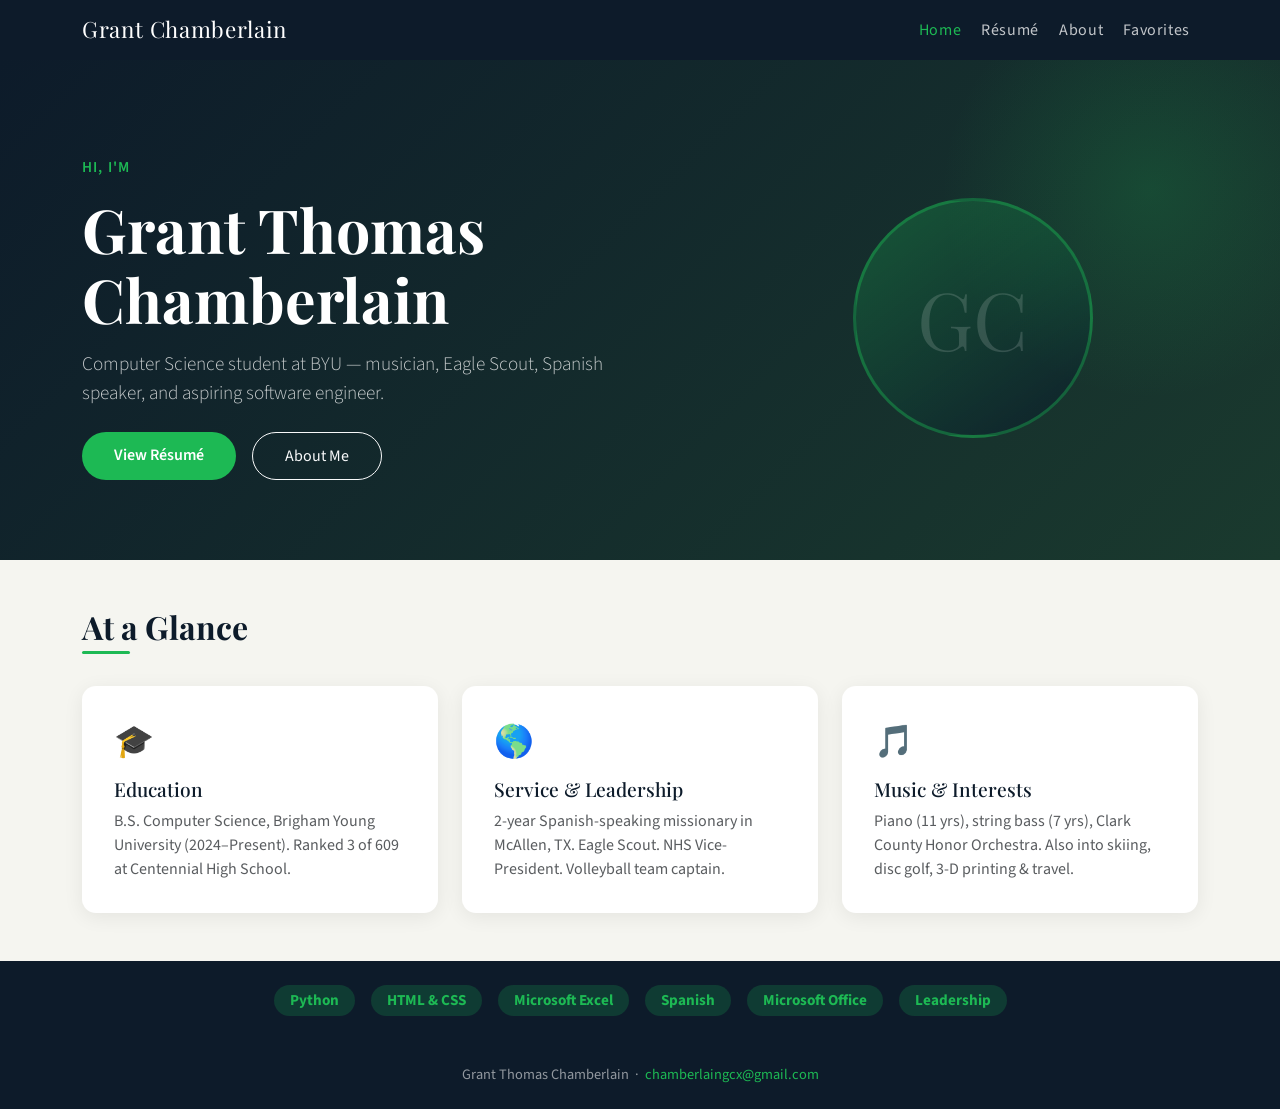
<file: index.html>
<!DOCTYPE html>
<html lang="en">
<head>
  <meta charset="UTF-8" />
  <meta name="viewport" content="width=device-width, initial-scale=1.0" />
  <title>Grant Chamberlain</title>
  <link rel="stylesheet" href="https://cdn.jsdelivr.net/npm/bootstrap@5.3.3/dist/css/bootstrap.min.css" />
  <link rel="stylesheet" href="main.css" />
</head>
<body>

  <!-- Navbar -->
  <nav class="navbar navbar-expand-lg navbar-dark sticky-top">
    <div class="container">
      <a class="navbar-brand" href="index.html">Grant Chamberlain</a>
      <button class="navbar-toggler" type="button" data-bs-toggle="collapse" data-bs-target="#navMenu">
        <span class="navbar-toggler-icon"></span>
      </button>
      <div class="collapse navbar-collapse" id="navMenu">
        <ul class="navbar-nav ms-auto gap-1">
          <li class="nav-item"><a class="nav-link active" href="index.html">Home</a></li>
          <li class="nav-item"><a class="nav-link" href="resume.html">Résumé</a></li>
          <li class="nav-item"><a class="nav-link" href="about.html">About</a></li>
          <li class="nav-item"><a class="nav-link" href="scratch.html">Favorites</a></li>
        </ul>
      </div>
    </div>
  </nav>

  <!-- Hero -->
  <section class="hero">
    <div class="container">
      <div class="row align-items-center gy-4">
        <div class="col-lg-7">
          <p style="color: var(--accent); font-weight:600; letter-spacing:0.08em; font-size:0.95rem;">HI, I'M</p>
          <h1>Grant Thomas<br>Chamberlain</h1>
          <p class="lead mt-3">Computer Science student at BYU — musician, Eagle Scout, Spanish speaker, and aspiring software engineer.</p>
          <div class="d-flex flex-wrap gap-3 mt-4">
            <a href="resume.html" class="btn-accent">View Résumé</a>
            <a href="about.html" class="btn btn-outline-light">About Me</a>
          </div>
        </div>
        <div class="col-lg-5 text-center">
          <div style="
            width: 240px; height: 240px;
            border-radius: 50%;
            background: linear-gradient(145deg, rgba(29,185,84,0.3), rgba(13,27,42,0.8));
            border: 3px solid rgba(29,185,84,0.4);
            display: flex; align-items: center; justify-content: center;
            margin: 0 auto;
            font-family: 'Playfair Display', serif;
            font-size: 5rem; color: rgba(255,255,255,0.15);
          ">GC</div>
        </div>
      </div>
    </div>
  </section>

  <!-- Quick Facts -->
  <section class="py-5">
    <div class="container">
      <h2 class="section-title">At a Glance</h2>
      <div class="section-rule"></div>
      <div class="row g-4">

        <div class="col-md-4">
          <div class="info-card">
            <div class="icon">🎓</div>
            <h3>Education</h3>
            <p class="text-muted mb-0">B.S. Computer Science, Brigham Young University (2024–Present). Ranked 3 of 609 at Centennial High School.</p>
          </div>
        </div>

        <div class="col-md-4">
          <div class="info-card">
            <div class="icon">🌎</div>
            <h3>Service &amp; Leadership</h3>
            <p class="text-muted mb-0">2-year Spanish-speaking missionary in McAllen, TX. Eagle Scout. NHS Vice-President. Volleyball team captain.</p>
          </div>
        </div>

        <div class="col-md-4">
          <div class="info-card">
            <div class="icon">🎵</div>
            <h3>Music &amp; Interests</h3>
            <p class="text-muted mb-0">Piano (11 yrs), string bass (7 yrs), Clark County Honor Orchestra. Also into skiing, disc golf, 3-D printing &amp; travel.</p>
          </div>
        </div>

      </div>
    </div>
  </section>

  <!-- Skills Strip -->
  <section class="py-4" style="background: var(--navy); color: #fff;">
    <div class="container">
      <div class="d-flex flex-wrap justify-content-center gap-3">
        <span class="badge rounded-pill px-3 py-2" style="background:rgba(29,185,84,0.2); color: var(--accent); font-size:0.95rem;">Python</span>
        <span class="badge rounded-pill px-3 py-2" style="background:rgba(29,185,84,0.2); color: var(--accent); font-size:0.95rem;">HTML &amp; CSS</span>
        <span class="badge rounded-pill px-3 py-2" style="background:rgba(29,185,84,0.2); color: var(--accent); font-size:0.95rem;">Microsoft Excel</span>
        <span class="badge rounded-pill px-3 py-2" style="background:rgba(29,185,84,0.2); color: var(--accent); font-size:0.95rem;">Spanish</span>
        <span class="badge rounded-pill px-3 py-2" style="background:rgba(29,185,84,0.2); color: var(--accent); font-size:0.95rem;">Microsoft Office</span>
        <span class="badge rounded-pill px-3 py-2" style="background:rgba(29,185,84,0.2); color: var(--accent); font-size:0.95rem;">Leadership</span>
      </div>
    </div>
  </section>

  <!-- Footer -->
  <footer>
    <div class="container">
      <p class="mb-0">Grant Thomas Chamberlain &nbsp;·&nbsp; <a href="mailto:chamberlaingcx@gmail.com">chamberlaingcx@gmail.com</a></p>
    </div>
  </footer>

  <script src="https://cdn.jsdelivr.net/npm/bootstrap@5.3.3/dist/js/bootstrap.bundle.min.js"></script>
</body>
</html>
</file>
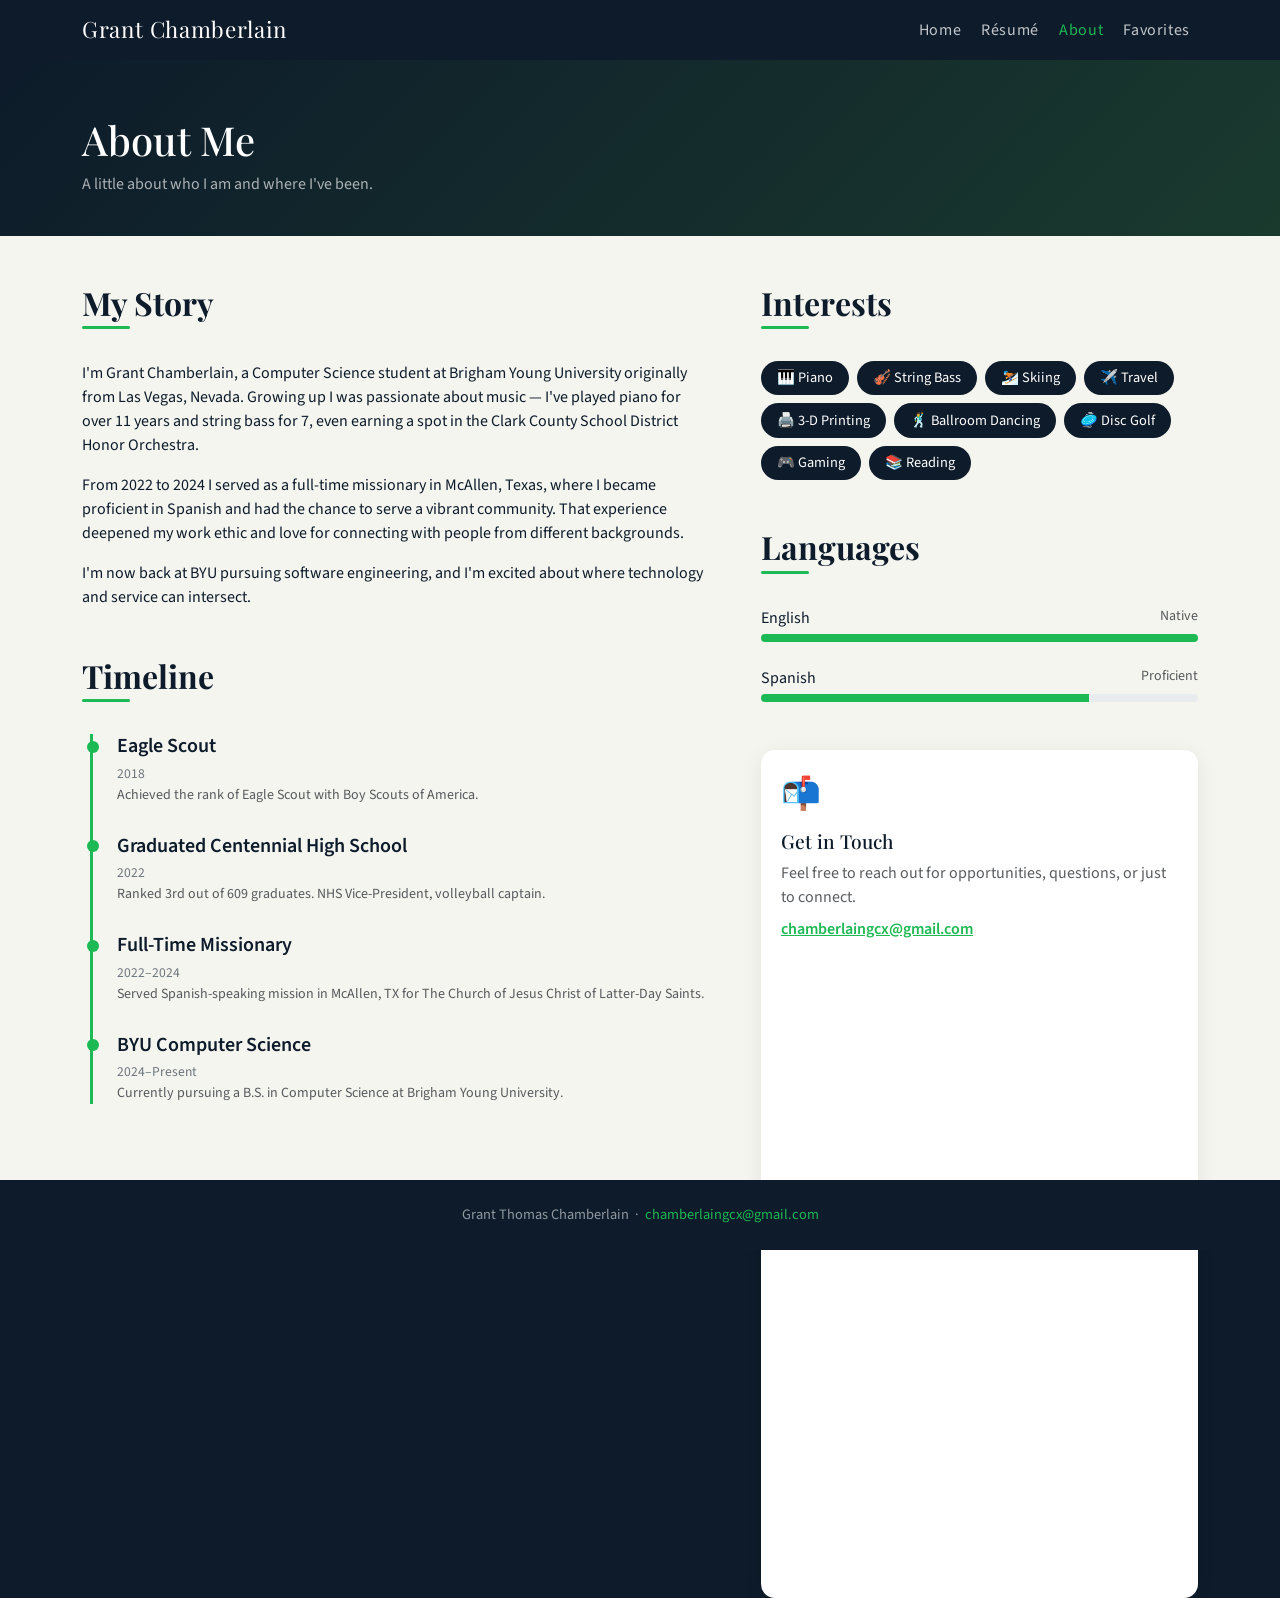
<file: about.html>
<!DOCTYPE html>
<html lang="en">
<head>
  <meta charset="UTF-8" />
  <meta name="viewport" content="width=device-width, initial-scale=1.0" />
  <title>About – Grant Chamberlain</title>
  <link rel="stylesheet" href="https://cdn.jsdelivr.net/npm/bootstrap@5.3.3/dist/css/bootstrap.min.css" />
  <link rel="stylesheet" href="main.css" />
  <style>
    .page-hero {
      background: linear-gradient(135deg, var(--navy), #1a3a2e);
      color: #fff;
      padding: 3.5rem 0 2.5rem;
    }
    .page-hero h1 { font-family: 'Playfair Display', serif; }
    .page-hero p { color: rgba(255,255,255,0.65); }

    .timeline {
      border-left: 3px solid var(--accent);
      padding-left: 1.5rem;
      margin-left: 0.5rem;
    }
    .timeline-item { position: relative; margin-bottom: 1.75rem; }
    .timeline-item::before {
      content: '';
      position: absolute;
      left: -1.85rem;
      top: 0.4rem;
      width: 12px; height: 12px;
      border-radius: 50%;
      background: var(--accent);
    }
    .timeline-item h5 { font-weight: 600; margin-bottom: 0.15rem; }
    .timeline-item .year { font-size: 0.85rem; color: var(--muted); }

    .interest-badge {
      background: var(--navy);
      color: #fff;
      border-radius: 50px;
      padding: 0.4rem 1rem;
      font-size: 0.9rem;
    }

    .contact-card {
      padding: 1.25rem;
    }

    .contact-card:hover {
      transform: translateY(-1px);
    }
  </style>
</head>
<body>

  <!-- Navbar -->
  <nav class="navbar navbar-expand-lg navbar-dark sticky-top">
    <div class="container">
      <a class="navbar-brand" href="index.html">Grant Chamberlain</a>
      <button class="navbar-toggler" type="button" data-bs-toggle="collapse" data-bs-target="#navMenu">
        <span class="navbar-toggler-icon"></span>
      </button>
      <div class="collapse navbar-collapse" id="navMenu">
        <ul class="navbar-nav ms-auto gap-1">
          <li class="nav-item"><a class="nav-link" href="index.html">Home</a></li>
          <li class="nav-item"><a class="nav-link" href="resume.html">Résumé</a></li>
          <li class="nav-item"><a class="nav-link active" href="about.html">About</a></li>
          <li class="nav-item"><a class="nav-link" href="scratch.html">Favorites</a></li>
        </ul>
      </div>
    </div>
  </nav>

  <!-- Hero -->
  <div class="page-hero">
    <div class="container">
      <h1>About Me</h1>
      <p class="mb-0">A little about who I am and where I've been.</p>
    </div>
  </div>

  <main class="container py-5">
    <div class="row g-5">

      <div class="col-lg-7">
        <h2 class="section-title">My Story</h2>
        <div class="section-rule"></div>
        <p>I'm Grant Chamberlain, a Computer Science student at Brigham Young University originally from Las Vegas, Nevada. Growing up I was passionate about music — I've played piano for over 11 years and string bass for 7, even earning a spot in the Clark County School District Honor Orchestra.</p>
        <p>From 2022 to 2024 I served as a full-time missionary in McAllen, Texas, where I became proficient in Spanish and had the chance to serve a vibrant community. That experience deepened my work ethic and love for connecting with people from different backgrounds.</p>
        <p>I'm now back at BYU pursuing software engineering, and I'm excited about where technology and service can intersect.</p>

        <h2 class="section-title mt-5">Timeline</h2>
        <div class="section-rule"></div>
        <div class="timeline">
          <div class="timeline-item">
            <h5>Eagle Scout</h5>
            <span class="year">2018</span>
            <p class="mb-0 text-muted small">Achieved the rank of Eagle Scout with Boy Scouts of America.</p>
          </div>
          <div class="timeline-item">
            <h5>Graduated Centennial High School</h5>
            <span class="year">2022</span>
            <p class="mb-0 text-muted small">Ranked 3rd out of 609 graduates. NHS Vice-President, volleyball captain.</p>
          </div>
          <div class="timeline-item">
            <h5>Full-Time Missionary</h5>
            <span class="year">2022–2024</span>
            <p class="mb-0 text-muted small">Served Spanish-speaking mission in McAllen, TX for The Church of Jesus Christ of Latter-Day Saints.</p>
          </div>
          <div class="timeline-item">
            <h5>BYU Computer Science</h5>
            <span class="year">2024–Present</span>
            <p class="mb-0 text-muted small">Currently pursuing a B.S. in Computer Science at Brigham Young University.</p>
          </div>
        </div>
      </div>

      <div class="col-lg-5">
        <h2 class="section-title">Interests</h2>
        <div class="section-rule"></div>
        <div class="d-flex flex-wrap gap-2 mb-5">
          <span class="interest-badge">🎹 Piano</span>
          <span class="interest-badge">🎻 String Bass</span>
          <span class="interest-badge">⛷️ Skiing</span>
          <span class="interest-badge">✈️ Travel</span>
          <span class="interest-badge">🖨️ 3-D Printing</span>
          <span class="interest-badge">🕺 Ballroom Dancing</span>
          <span class="interest-badge">🥏 Disc Golf</span>
          <span class="interest-badge">🎮 Gaming</span>
          <span class="interest-badge">📚 Reading</span>
        </div>

        <h2 class="section-title">Languages</h2>
        <div class="section-rule"></div>
        <div class="mb-4">
          <div class="d-flex justify-content-between mb-1">
            <span class="fw-600">English</span><span class="text-muted small">Native</span>
          </div>
          <div class="progress" style="height:8px;">
            <div class="progress-bar" style="width:100%; background:var(--accent);"></div>
          </div>
        </div>
        <div>
          <div class="d-flex justify-content-between mb-1">
            <span class="fw-600">Spanish</span><span class="text-muted small">Proficient</span>
          </div>
          <div class="progress" style="height:8px;">
            <div class="progress-bar" style="width:75%; background:var(--accent);"></div>
          </div>
        </div>

        <div class="info-card contact-card mt-5">
          <div class="icon">📬</div>
          <h3>Get in Touch</h3>
          <p class="text-muted mb-2">Feel free to reach out for opportunities, questions, or just to connect.</p>
          <a href="mailto:chamberlaingcx@gmail.com" style="color:var(--accent); font-weight:600;">chamberlaingcx@gmail.com</a>
        </div>
      </div>

    </div>
  </main>

  <footer>
    <div class="container">
      <p class="mb-0">Grant Thomas Chamberlain &nbsp;·&nbsp; <a href="mailto:chamberlaingcx@gmail.com">chamberlaingcx@gmail.com</a></p>
    </div>
  </footer>

  <script src="https://cdn.jsdelivr.net/npm/bootstrap@5.3.3/dist/js/bootstrap.bundle.min.js"></script>
</body>
</html>
</file>
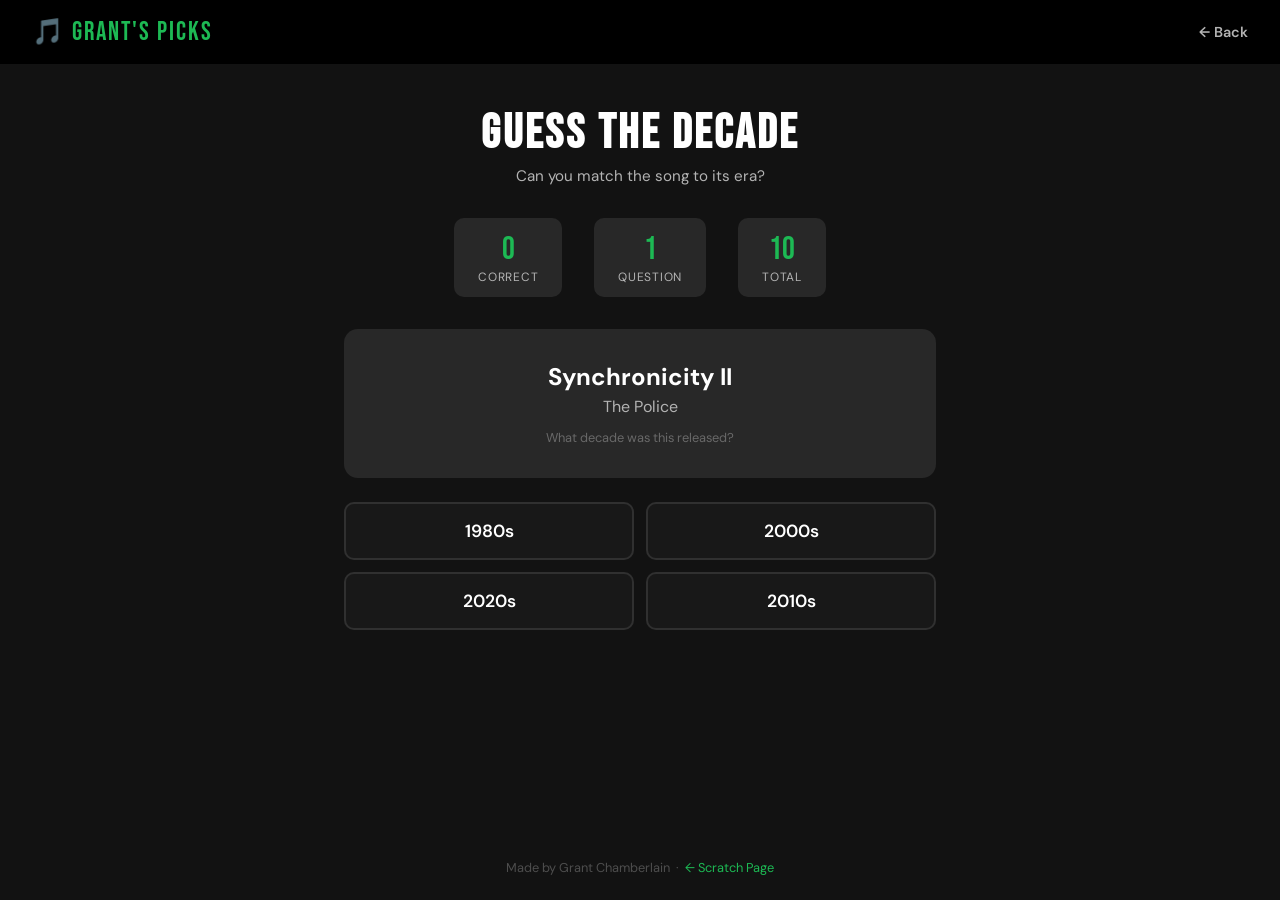
<file: app.html>
<!DOCTYPE html>
<html lang="en">
<head>
  <meta charset="UTF-8" />
  <meta name="viewport" content="width=device-width, initial-scale=1.0" />
  <title>Guess the Decade – Grant's App</title>
  <style>
    @import url('https://fonts.googleapis.com/css2?family=Bebas+Neue&family=DM+Sans:wght@300;400;600;700&display=swap');

    :root {
      --black: #121212;
      --dark: #181818;
      --card: #282828;
      --green: #1db954;
      --green-light: #1ed760;
      --white: #ffffff;
      --muted: #b3b3b3;
      --red: #e74c3c;
    }

    * { box-sizing: border-box; margin: 0; padding: 0; }

    body {
      background: var(--black);
      color: var(--white);
      font-family: 'DM Sans', sans-serif;
      min-height: 100vh;
      display: flex;
      flex-direction: column;
      align-items: center;
    }

    header {
      width: 100%;
      background: #000;
      padding: 1rem 2rem;
      display: flex;
      align-items: center;
      justify-content: space-between;
      border-bottom: 1px solid rgba(255,255,255,0.07);
    }

    header .logo {
      font-family: 'Bebas Neue', sans-serif;
      font-size: 1.6rem;
      color: var(--green);
      letter-spacing: 2px;
      text-decoration: none;
    }

    header a.back {
      color: var(--muted);
      font-size: 0.9rem;
      text-decoration: none;
      font-weight: 600;
    }

    header a.back:hover { color: var(--white); }

    main {
      width: 100%;
      max-width: 640px;
      padding: 2.5rem 1.5rem;
      flex: 1;
    }

    h1 {
      font-family: 'Bebas Neue', sans-serif;
      font-size: 3rem;
      letter-spacing: 3px;
      text-align: center;
      margin-bottom: 0.25rem;
    }

    .tagline {
      text-align: center;
      color: var(--muted);
      font-size: 0.95rem;
      margin-bottom: 2rem;
    }

    /* Scoreboard */
    .scoreboard {
      display: flex;
      justify-content: center;
      gap: 2rem;
      margin-bottom: 2rem;
    }

    .score-box {
      text-align: center;
      background: var(--card);
      border-radius: 10px;
      padding: 0.75rem 1.5rem;
    }

    .score-box .num {
      font-family: 'Bebas Neue', sans-serif;
      font-size: 2rem;
      color: var(--green);
    }

    .score-box .label {
      font-size: 0.75rem;
      color: var(--muted);
      letter-spacing: 0.06em;
    }

    /* Song card */
    .song-card {
      background: var(--card);
      border-radius: 14px;
      padding: 2rem;
      text-align: center;
      margin-bottom: 1.5rem;
    }

    .song-card .track-name {
      font-size: 1.5rem;
      font-weight: 700;
      margin-bottom: 0.25rem;
    }

    .song-card .artist-name {
      color: var(--muted);
      font-size: 1rem;
    }

    .note {
      font-size: 0.8rem;
      color: rgba(255,255,255,0.3);
      margin-top: 0.75rem;
    }

    /* Decade buttons */
    .decades {
      display: grid;
      grid-template-columns: repeat(2, 1fr);
      gap: 0.75rem;
      margin-bottom: 1.5rem;
    }

    .decade-btn {
      background: var(--dark);
      border: 2px solid rgba(255,255,255,0.1);
      color: var(--white);
      border-radius: 10px;
      padding: 1rem;
      font-size: 1.1rem;
      font-weight: 600;
      cursor: pointer;
      transition: background 0.15s, border-color 0.15s, transform 0.1s;
      font-family: 'DM Sans', sans-serif;
    }

    .decade-btn:hover:not(:disabled) {
      background: #3a3a3a;
      border-color: var(--green);
      transform: scale(1.02);
    }

    .decade-btn.correct {
      background: rgba(29,185,84,0.25);
      border-color: var(--green);
      color: var(--green-light);
    }

    .decade-btn.wrong {
      background: rgba(231,76,60,0.2);
      border-color: var(--red);
      color: var(--red);
    }

    .decade-btn:disabled { cursor: default; }

    /* Feedback */
    #feedback {
      text-align: center;
      font-size: 1.1rem;
      font-weight: 600;
      min-height: 1.6rem;
      margin-bottom: 1rem;
    }

    #feedback.correct { color: var(--green); }
    #feedback.wrong { color: var(--red); }

    /* Next button */
    #next-btn {
      display: block;
      width: 100%;
      background: var(--green);
      color: #000;
      border: none;
      padding: 0.9rem;
      border-radius: 50px;
      font-size: 1rem;
      font-weight: 700;
      cursor: pointer;
      letter-spacing: 0.05em;
      transition: background 0.2s, transform 0.15s;
      font-family: 'DM Sans', sans-serif;
      display: none;
    }

    #next-btn:hover {
      background: var(--green-light);
      transform: scale(1.02);
    }

    /* Game over */
    #game-over {
      display: none;
      text-align: center;
      background: var(--card);
      border-radius: 14px;
      padding: 2.5rem;
    }

    #game-over h2 {
      font-family: 'Bebas Neue', sans-serif;
      font-size: 2.5rem;
      letter-spacing: 2px;
      margin-bottom: 0.5rem;
    }

    #game-over .final-score {
      font-size: 3rem;
      font-weight: 700;
      color: var(--green);
      margin: 0.75rem 0;
    }

    #game-over p { color: var(--muted); margin-bottom: 1.5rem; }

    #play-again {
      background: var(--green);
      color: #000;
      border: none;
      padding: 0.85rem 2.5rem;
      border-radius: 50px;
      font-size: 1rem;
      font-weight: 700;
      cursor: pointer;
      font-family: 'DM Sans', sans-serif;
      transition: background 0.2s;
    }

    #play-again:hover { background: var(--green-light); }

    footer {
      text-align: center;
      padding: 1.5rem;
      color: rgba(255,255,255,0.25);
      font-size: 0.8rem;
    }

    footer a { color: var(--green); text-decoration: none; }
  </style>
</head>
<body>

  <header>
    <a href="scratch.html" class="logo">🎵 GRANT'S PICKS</a>
    <a href="scratch.html" class="back">← Back</a>
  </header>

  <main>
    <h1>GUESS THE DECADE</h1>
    <p class="tagline">Can you match the song to its era?</p>

    <div class="scoreboard">
      <div class="score-box">
        <div class="num" id="score-correct">0</div>
        <div class="label">CORRECT</div>
      </div>
      <div class="score-box">
        <div class="num" id="score-q">1</div>
        <div class="label">QUESTION</div>
      </div>
      <div class="score-box">
        <div class="num" id="score-total">10</div>
        <div class="label">TOTAL</div>
      </div>
    </div>

    <div id="game-area">
      <div class="song-card">
        <div class="track-name" id="track-name">Loading...</div>
        <div class="artist-name" id="artist-name"></div>
        <div class="note">What decade was this released?</div>
      </div>

      <div class="decades" id="decade-buttons"></div>

      <div id="feedback"></div>
      <button id="next-btn" onclick="nextQuestion()">NEXT SONG →</button>
    </div>

    <div id="game-over">
      <h2>GAME OVER</h2>
      <p>Your final score:</p>
      <div class="final-score" id="final-score">0 / 10</div>
      <p id="grade-msg">Nice try!</p>
      <button id="play-again" onclick="startGame()">PLAY AGAIN</button>
    </div>
  </main>

  <footer>
    <p>Made by Grant Chamberlain &nbsp;·&nbsp; <a href="scratch.html">← Scratch Page</a></p>
  </footer>

  <script>
    const songs = [
      { track: "Africa", artist: "Toto", decade: "1980s" },
      { track: "Synchronicity II", artist: "The Police", decade: "1980s" },
      { track: "Dust in the Wind", artist: "Kansas", decade: "1970s" },
      { track: "The Stranger", artist: "Billy Joel", decade: "1970s" },
      { track: "Bohemian Rhapsody", artist: "Queen", decade: "1970s" },
      { track: "Hotel California", artist: "Eagles", decade: "1970s" },
      { track: "Sweet Child O' Mine", artist: "Guns N' Roses", decade: "1980s" },
      { track: "Smells Like Teen Spirit", artist: "Nirvana", decade: "1990s" },
      { track: "Wonderwall", artist: "Oasis", decade: "1990s" },
      { track: "Mr. Brightside", artist: "The Killers", decade: "2000s" },
      { track: "Rolling in the Deep", artist: "Adele", decade: "2010s" },
      { track: "Blinding Lights", artist: "The Weeknd", decade: "2020s" },
      { track: "Eye of the Tiger", artist: "Survivor", decade: "1980s" },
      { track: "Come Together", artist: "The Beatles", decade: "1960s" },
      { track: "Purple Rain", artist: "Prince", decade: "1980s" },
      { track: "Shape of You", artist: "Ed Sheeran", decade: "2010s" },
      { track: "Lose Yourself", artist: "Eminem", decade: "2000s" },
      { track: "Billie Jean", artist: "Michael Jackson", decade: "1980s" },
      { track: "Like a Rolling Stone", artist: "Bob Dylan", decade: "1960s" },
      { track: "Good Vibrations", artist: "The Beach Boys", decade: "1960s" },
    ];

    const decades = ["1960s", "1970s", "1980s", "1990s", "2000s", "2010s", "2020s"];

    let queue = [];
    let currentIndex = 0;
    let correct = 0;
    const TOTAL = 10;

    function shuffle(arr) {
      return [...arr].sort(() => Math.random() - 0.5);
    }

    function startGame() {
      queue = shuffle(songs).slice(0, TOTAL);
      currentIndex = 0;
      correct = 0;
      document.getElementById('score-correct').textContent = 0;
      document.getElementById('score-total').textContent = TOTAL;
      document.getElementById('game-over').style.display = 'none';
      document.getElementById('game-area').style.display = 'block';
      loadQuestion();
    }

    function loadQuestion() {
      const song = queue[currentIndex];
      document.getElementById('track-name').textContent = song.track;
      document.getElementById('artist-name').textContent = song.artist;
      document.getElementById('score-q').textContent = currentIndex + 1;
      document.getElementById('feedback').textContent = '';
      document.getElementById('feedback').className = '';
      document.getElementById('next-btn').style.display = 'none';

      // Build wrong options (3 wrong + 1 correct, shuffled)
      const wrong = shuffle(decades.filter(d => d !== song.decade)).slice(0, 3);
      const options = shuffle([song.decade, ...wrong]);

      const container = document.getElementById('decade-buttons');
      container.innerHTML = '';
      options.forEach(decade => {
        const btn = document.createElement('button');
        btn.className = 'decade-btn';
        btn.textContent = decade;
        btn.onclick = () => handleAnswer(btn, decade, song.decade);
        container.appendChild(btn);
      });
    }

    function handleAnswer(btn, chosen, correct_decade) {
      // Disable all buttons
      document.querySelectorAll('.decade-btn').forEach(b => b.disabled = true);

      const fb = document.getElementById('feedback');
      if (chosen === correct_decade) {
        btn.classList.add('correct');
        fb.textContent = '✓ Correct!';
        fb.className = 'correct';
        correct++;
        document.getElementById('score-correct').textContent = correct;
      } else {
        btn.classList.add('wrong');
        fb.textContent = `✗ It was the ${correct_decade}`;
        fb.className = 'wrong';
        // Highlight the correct one
        document.querySelectorAll('.decade-btn').forEach(b => {
          if (b.textContent === correct_decade) b.classList.add('correct');
        });
      }

      document.getElementById('next-btn').style.display = 'block';
    }

    function nextQuestion() {
      currentIndex++;
      if (currentIndex >= TOTAL) {
        endGame();
      } else {
        loadQuestion();
      }
    }

    function endGame() {
      document.getElementById('game-area').style.display = 'none';
      const go = document.getElementById('game-over');
      go.style.display = 'block';
      document.getElementById('final-score').textContent = `${correct} / ${TOTAL}`;
      const pct = correct / TOTAL;
      let msg = pct >= 0.9 ? "🎸 Music genius! Incredible score." :
                pct >= 0.7 ? "🎵 Great job — solid music knowledge!" :
                pct >= 0.5 ? "🎶 Not bad — keep listening!" :
                "📻 Time to expand the playlist!";
      document.getElementById('grade-msg').textContent = msg;
    }

    startGame();
  </script>

</body>
</html>
</file>
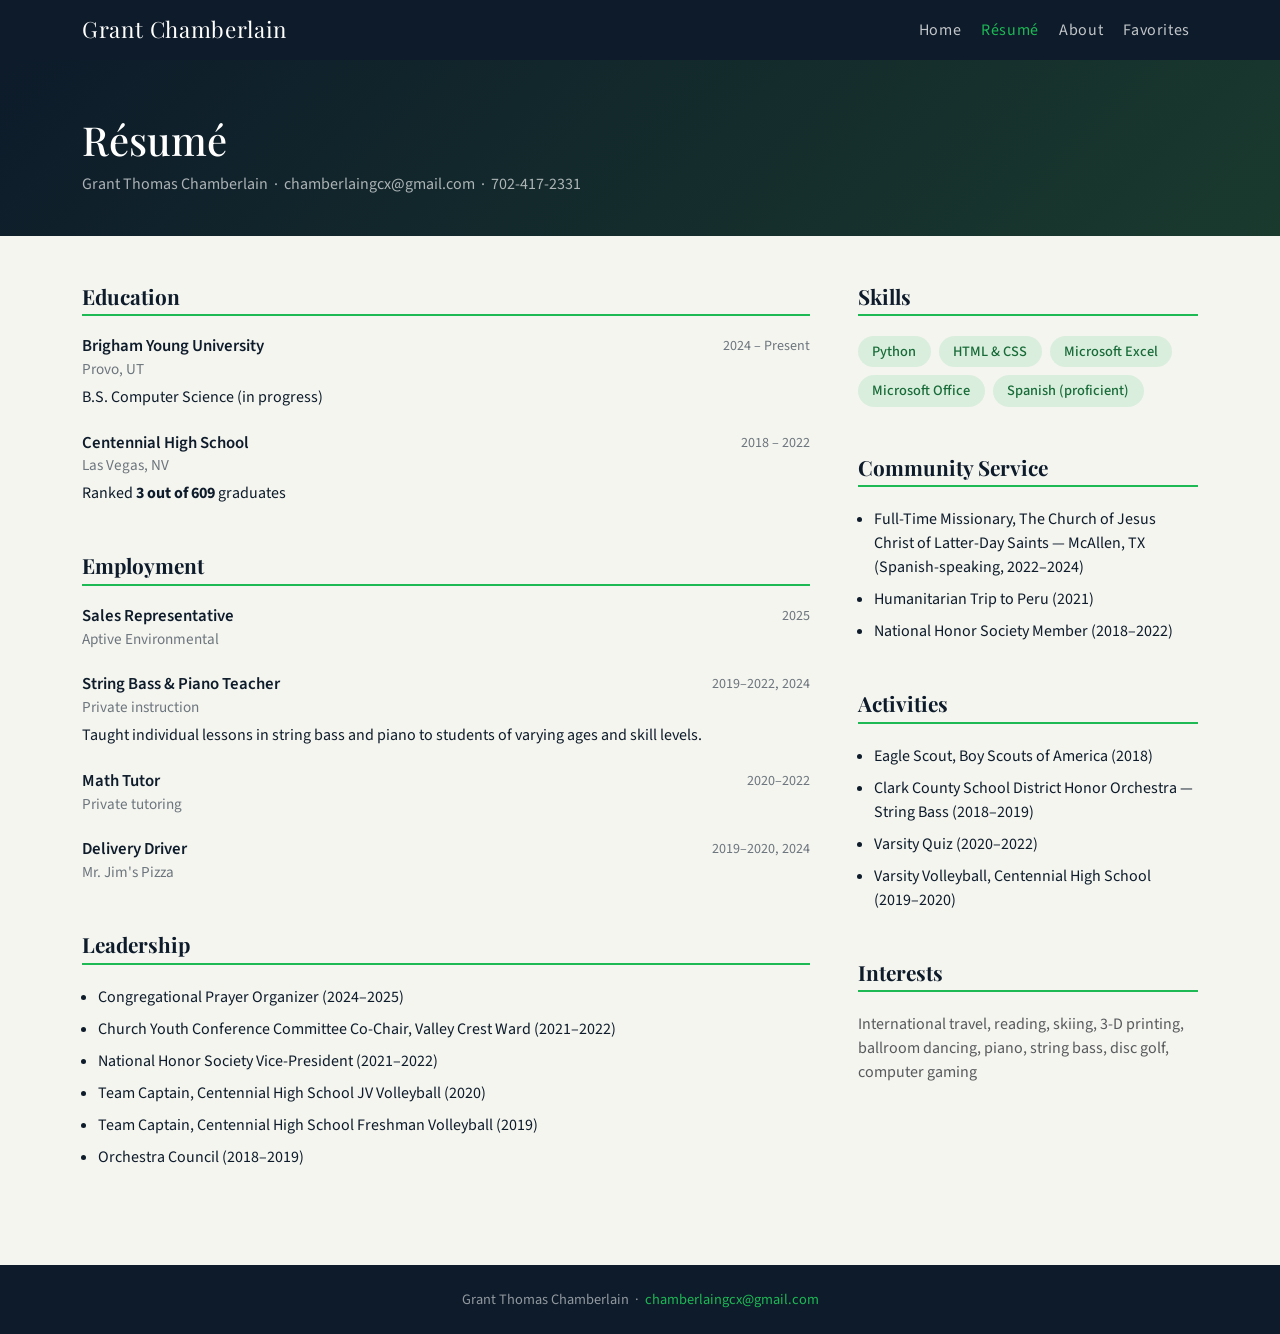
<file: resume.html>
<!DOCTYPE html>
<html lang="en">
<head>
  <meta charset="UTF-8" />
  <meta name="viewport" content="width=device-width, initial-scale=1.0" />
  <title>Résumé – Grant Chamberlain</title>
  <link rel="stylesheet" href="https://cdn.jsdelivr.net/npm/bootstrap@5.3.3/dist/css/bootstrap.min.css" />
  <link rel="stylesheet" href="main.css" />
  <style>
    .resume-section-title {
      font-family: 'Playfair Display', serif;
      font-size: 1.3rem;
      font-weight: 700;
      color: var(--navy);
      border-bottom: 2px solid var(--accent);
      padding-bottom: 0.35rem;
      margin-bottom: 1.25rem;
    }
    .resume-entry { margin-bottom: 1.5rem; }
    .resume-entry h4 { font-size: 1.05rem; font-weight: 600; margin-bottom: 0.1rem; }
    .resume-entry .org { color: var(--muted); font-size: 0.95rem; }
    .resume-entry .date { font-size: 0.88rem; color: var(--muted); white-space: nowrap; }
    .skill-pill {
      background: rgba(29,185,84,0.12);
      color: #176b38;
      border-radius: 50px;
      padding: 0.3rem 0.9rem;
      font-size: 0.9rem;
      font-weight: 500;
    }
    .page-hero {
      background: linear-gradient(135deg, var(--navy), #1a3a2e);
      color: #fff;
      padding: 3.5rem 0 2.5rem;
    }
    .page-hero h1 { font-family: 'Playfair Display', serif; }
    .page-hero p { color: rgba(255,255,255,0.65); }
  </style>
</head>
<body>

  <!-- Navbar -->
  <nav class="navbar navbar-expand-lg navbar-dark sticky-top">
    <div class="container">
      <a class="navbar-brand" href="index.html">Grant Chamberlain</a>
      <button class="navbar-toggler" type="button" data-bs-toggle="collapse" data-bs-target="#navMenu">
        <span class="navbar-toggler-icon"></span>
      </button>
      <div class="collapse navbar-collapse" id="navMenu">
        <ul class="navbar-nav ms-auto gap-1">
          <li class="nav-item"><a class="nav-link" href="index.html">Home</a></li>
          <li class="nav-item"><a class="nav-link active" href="resume.html">Résumé</a></li>
          <li class="nav-item"><a class="nav-link" href="about.html">About</a></li>
          <li class="nav-item"><a class="nav-link" href="scratch.html">Favorites</a></li>
        </ul>
      </div>
    </div>
  </nav>

  <!-- Page Hero -->
  <div class="page-hero">
    <div class="container">
      <h1>Résumé</h1>
      <p class="mb-0">Grant Thomas Chamberlain &nbsp;·&nbsp; chamberlaingcx@gmail.com &nbsp;·&nbsp; 702-417-2331</p>
    </div>
  </div>

  <!-- Resume Body -->
  <main class="container py-5">
    <div class="row g-5">

      <!-- Left Column -->
      <div class="col-lg-8">

        <!-- Education -->
        <div class="mb-5">
          <h2 class="resume-section-title">Education</h2>

          <div class="resume-entry">
            <div class="d-flex justify-content-between align-items-start flex-wrap gap-1">
              <h4>Brigham Young University</h4>
              <span class="date">2024 – Present</span>
            </div>
            <p class="org mb-1">Provo, UT</p>
            <p class="mb-0">B.S. Computer Science (in progress)</p>
          </div>

          <div class="resume-entry">
            <div class="d-flex justify-content-between align-items-start flex-wrap gap-1">
              <h4>Centennial High School</h4>
              <span class="date">2018 – 2022</span>
            </div>
            <p class="org mb-1">Las Vegas, NV</p>
            <p class="mb-0">Ranked <strong>3 out of 609</strong> graduates</p>
          </div>
        </div>

        <!-- Employment -->
        <div class="mb-5">
          <h2 class="resume-section-title">Employment</h2>

          <div class="resume-entry">
            <div class="d-flex justify-content-between align-items-start flex-wrap gap-1">
              <h4>Sales Representative</h4>
              <span class="date">2025</span>
            </div>
            <p class="org mb-0">Aptive Environmental</p>
          </div>

          <div class="resume-entry">
            <div class="d-flex justify-content-between align-items-start flex-wrap gap-1">
              <h4>String Bass &amp; Piano Teacher</h4>
              <span class="date">2019–2022, 2024</span>
            </div>
            <p class="org mb-1">Private instruction</p>
            <p class="mb-0">Taught individual lessons in string bass and piano to students of varying ages and skill levels.</p>
          </div>

          <div class="resume-entry">
            <div class="d-flex justify-content-between align-items-start flex-wrap gap-1">
              <h4>Math Tutor</h4>
              <span class="date">2020–2022</span>
            </div>
            <p class="org mb-0">Private tutoring</p>
          </div>

          <div class="resume-entry">
            <div class="d-flex justify-content-between align-items-start flex-wrap gap-1">
              <h4>Delivery Driver</h4>
              <span class="date">2019–2020, 2024</span>
            </div>
            <p class="org mb-0">Mr. Jim's Pizza</p>
          </div>
        </div>

        <!-- Leadership -->
        <div class="mb-5">
          <h2 class="resume-section-title">Leadership</h2>
          <ul class="ps-3">
            <li class="mb-2">Congregational Prayer Organizer (2024–2025)</li>
            <li class="mb-2">Church Youth Conference Committee Co-Chair, Valley Crest Ward (2021–2022)</li>
            <li class="mb-2">National Honor Society Vice-President (2021–2022)</li>
            <li class="mb-2">Team Captain, Centennial High School JV Volleyball (2020)</li>
            <li class="mb-2">Team Captain, Centennial High School Freshman Volleyball (2019)</li>
            <li>Orchestra Council (2018–2019)</li>
          </ul>
        </div>

      </div>

      <!-- Right Column -->
      <div class="col-lg-4">

        <!-- Skills -->
        <div class="mb-5">
          <h2 class="resume-section-title">Skills</h2>
          <div class="d-flex flex-wrap gap-2">
            <span class="skill-pill">Python</span>
            <span class="skill-pill">HTML &amp; CSS</span>
            <span class="skill-pill">Microsoft Excel</span>
            <span class="skill-pill">Microsoft Office</span>
            <span class="skill-pill">Spanish (proficient)</span>
          </div>
        </div>

        <!-- Community Service -->
        <div class="mb-5">
          <h2 class="resume-section-title">Community Service</h2>
          <ul class="ps-3">
            <li class="mb-2">Full-Time Missionary, The Church of Jesus Christ of Latter-Day Saints — McAllen, TX (Spanish-speaking, 2022–2024)</li>
            <li class="mb-2">Humanitarian Trip to Peru (2021)</li>
            <li>National Honor Society Member (2018–2022)</li>
          </ul>
        </div>

        <!-- Extracurriculars -->
        <div class="mb-5">
          <h2 class="resume-section-title">Activities</h2>
          <ul class="ps-3">
            <li class="mb-2">Eagle Scout, Boy Scouts of America (2018)</li>
            <li class="mb-2">Clark County School District Honor Orchestra — String Bass (2018–2019)</li>
            <li class="mb-2">Varsity Quiz (2020–2022)</li>
            <li>Varsity Volleyball, Centennial High School (2019–2020)</li>
          </ul>
        </div>

        <!-- Interests -->
        <div>
          <h2 class="resume-section-title">Interests</h2>
          <p class="text-muted">International travel, reading, skiing, 3-D printing, ballroom dancing, piano, string bass, disc golf, computer gaming</p>
        </div>

      </div>
    </div>
  </main>

  <!-- Footer -->
  <footer>
    <div class="container">
      <p class="mb-0">Grant Thomas Chamberlain &nbsp;·&nbsp; <a href="mailto:chamberlaingcx@gmail.com">chamberlaingcx@gmail.com</a></p>
    </div>
  </footer>

  <script src="https://cdn.jsdelivr.net/npm/bootstrap@5.3.3/dist/js/bootstrap.bundle.min.js"></script>
</body>
</html>
</file>
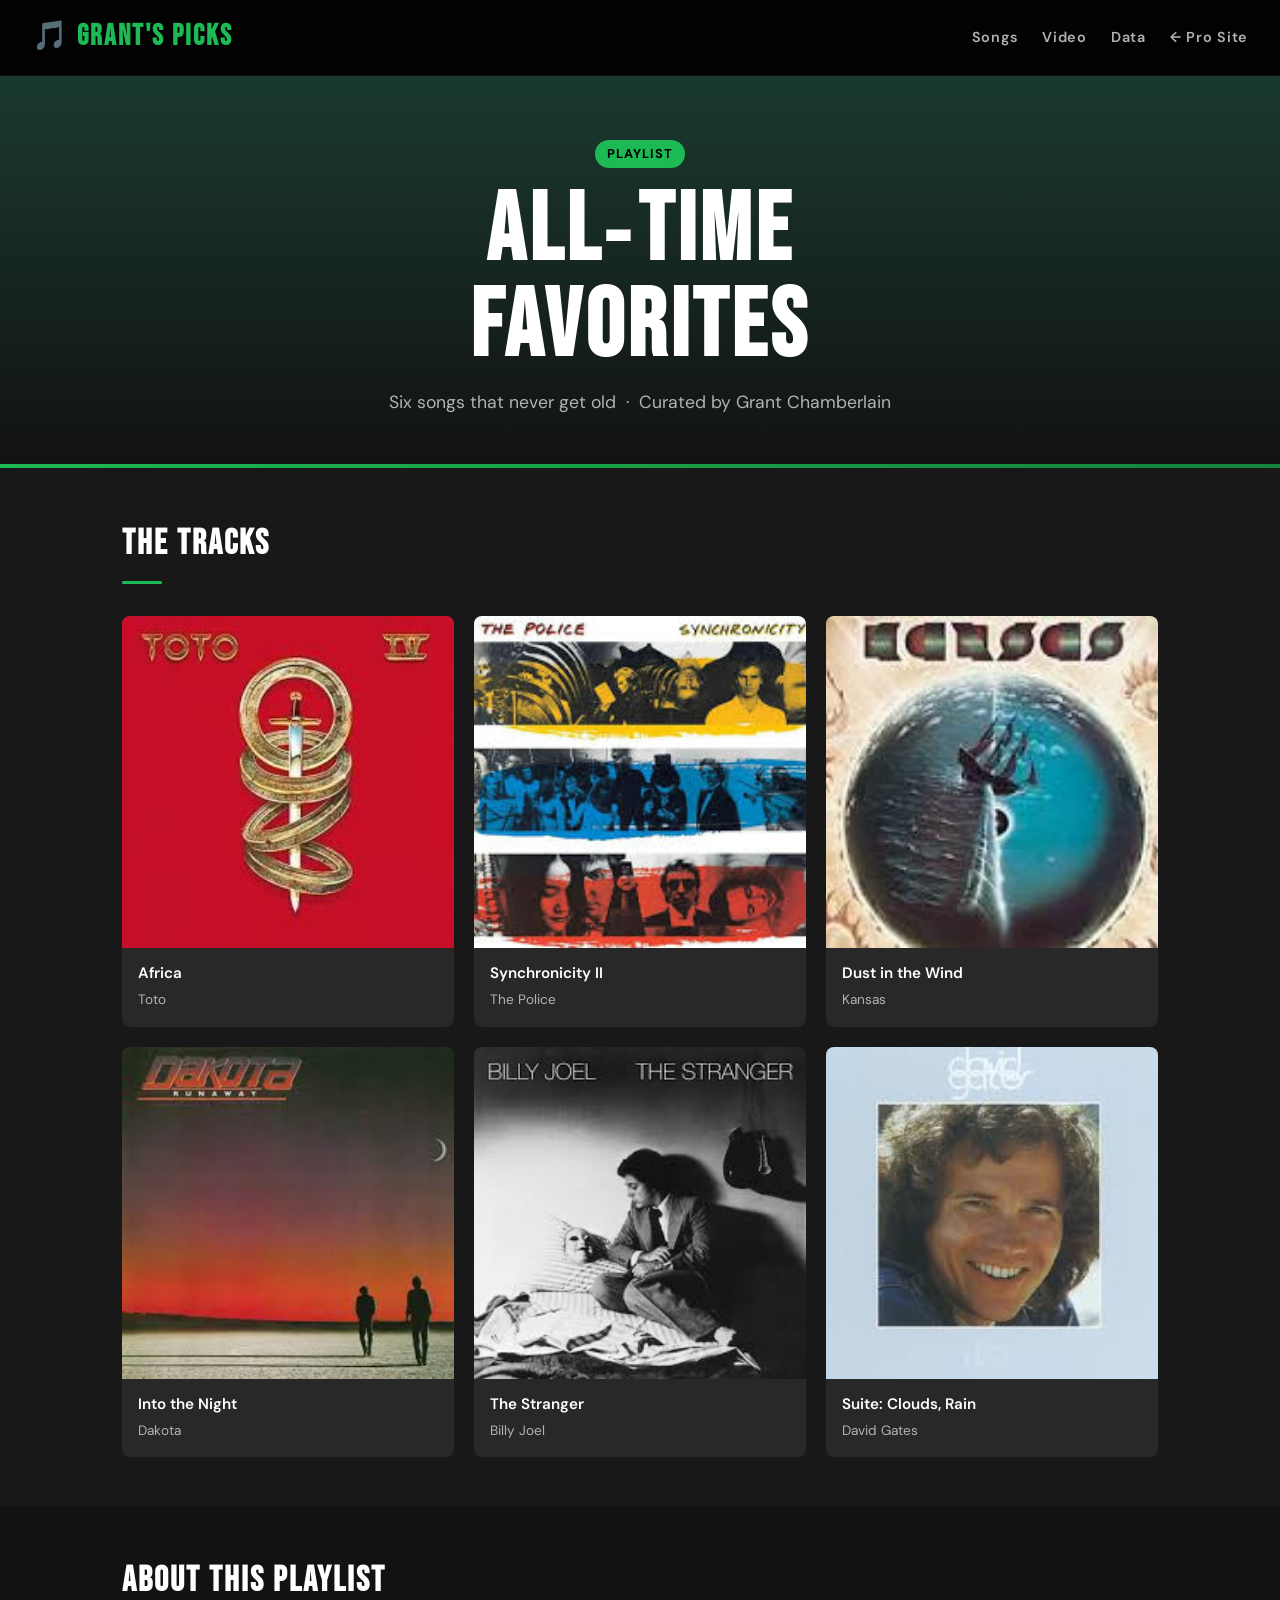
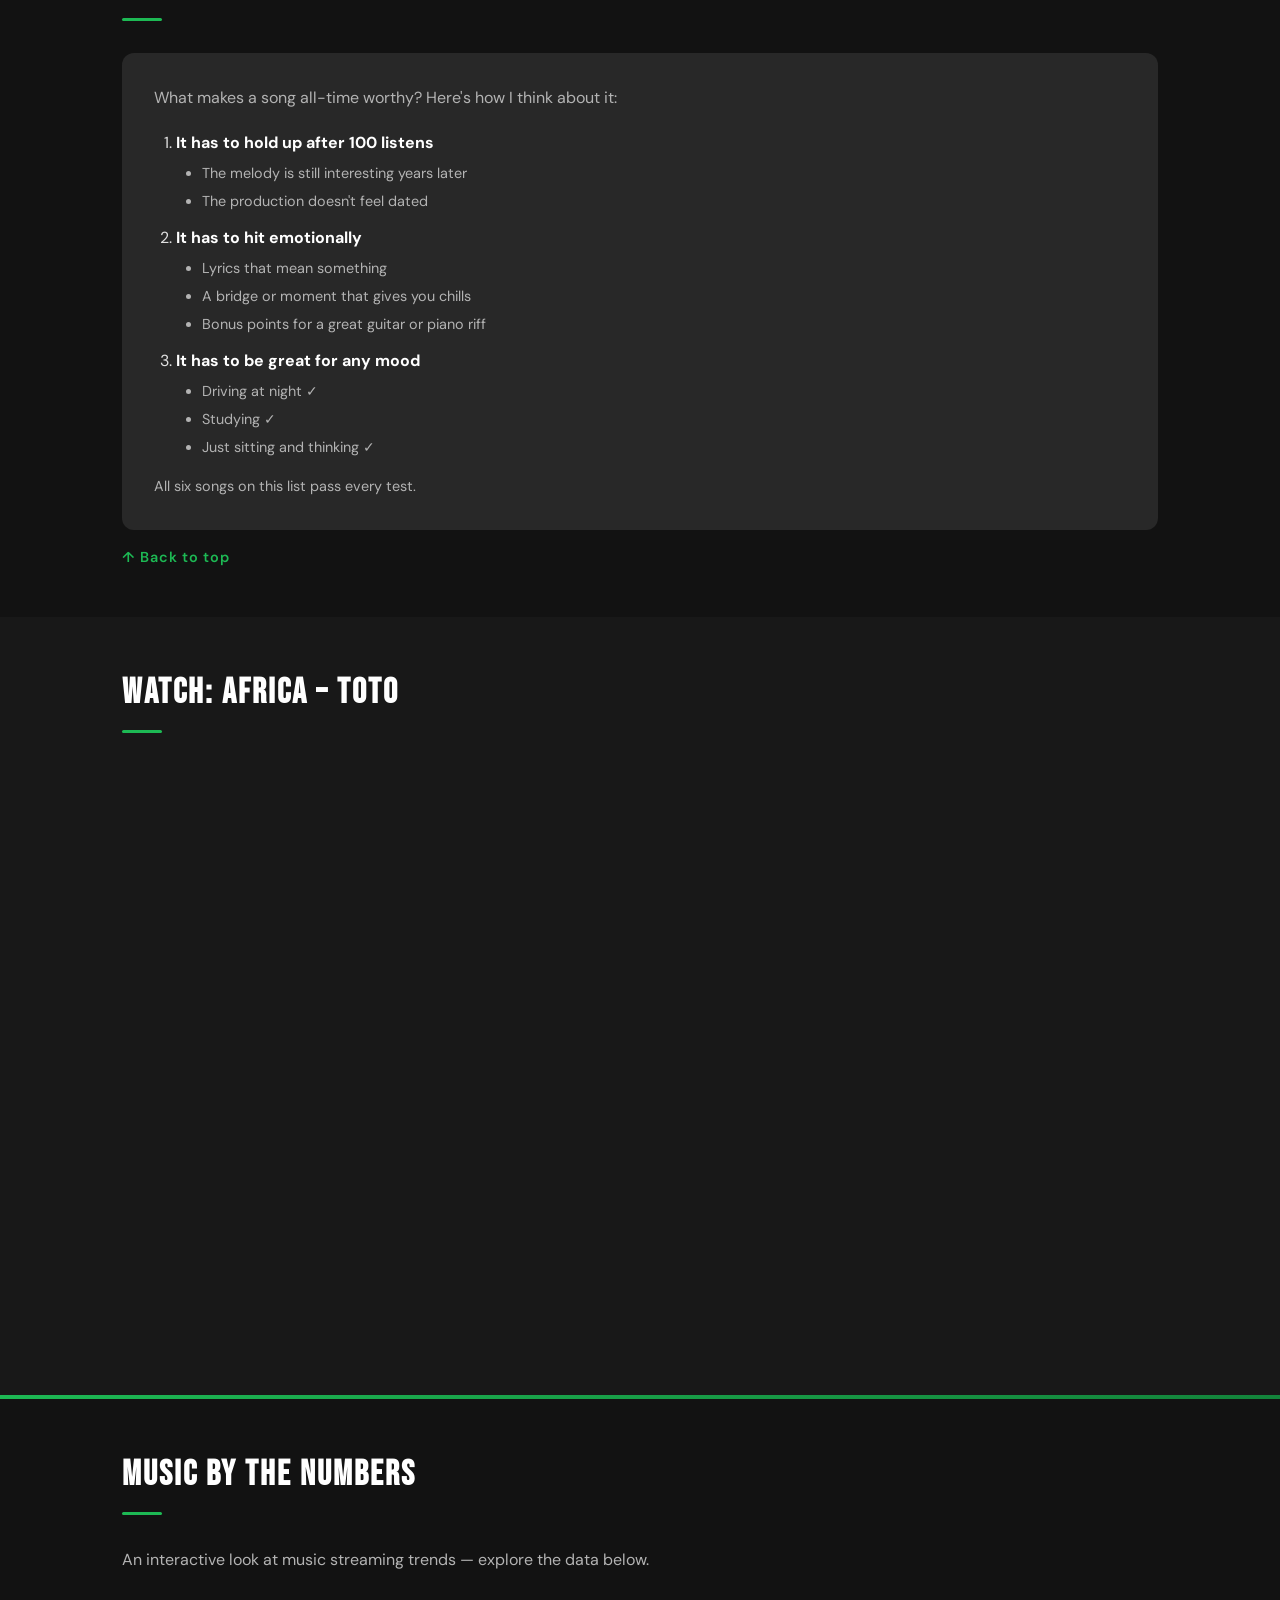
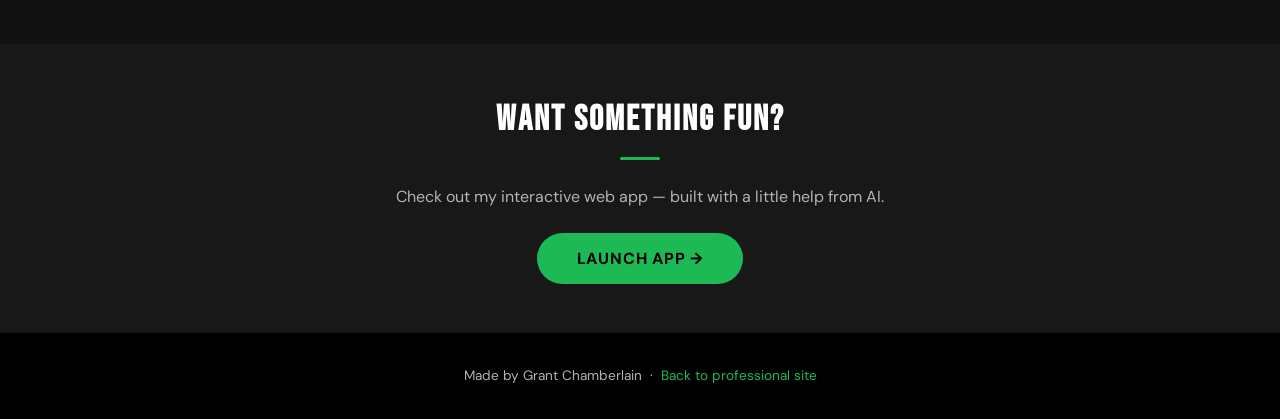
<file: scratch.html>
<!DOCTYPE html>
<html lang="en">
<head>
  <meta charset="UTF-8" />
  <meta name="viewport" content="width=device-width, initial-scale=1.0" />
  <title>Grant's Favorites</title>
  <link rel="stylesheet" href="scratch.css" />
</head>
<body>

  <!-- ── Navigation ── -->
  <nav id="sp-nav">
    <a href="#top" class="logo">🎵 GRANT'S PICKS</a>
    <div class="nav-links">
      <a href="#songs">Songs</a>
      <a href="#video">Video</a>
      <a href="#tableau">Data</a>
      <a href="index.html">← Pro Site</a>
    </div>
  </nav>

  <!-- ── Hero ── -->
  <a id="top"></a>
  <section id="hero">
    <span class="green-tag">PLAYLIST</span>
    <h1>ALL&#8209;TIME<br>FAVORITES</h1>
    <p class="subtitle">Six songs that never get old &nbsp;·&nbsp; Curated by Grant Chamberlain</p>
  </section>

  <div class="green-stripe"></div>

  <!-- ── Song Grid ── -->
  <section id="songs">
    <div class="sp-section">
      <h2 class="sp-heading">THE TRACKS</h2>
      <div class="sp-rule"></div>
      <div class="song-grid">

        <a class="song-card" href="https://www.youtube.com/watch?v=FTQbiNvZqaY" target="_blank" rel="noopener">
          <img src="images/toto.jpg" alt="Toto IV album cover" />
          <div class="song-info">
            <div class="song-title">Africa</div>
            <div class="song-artist">Toto</div>
          </div>
        </a>

        <a class="song-card" href="https://www.youtube.com/watch?v=HL-QFbRQjes" target="_blank" rel="noopener">
          <img src="images/police.jpg" alt="Synchronicity album cover" />
          <div class="song-info">
            <div class="song-title">Synchronicity II</div>
            <div class="song-artist">The Police</div>
          </div>
        </a>

        <a class="song-card" href="https://www.youtube.com/watch?v=tH2w6Oxx0kQ" target="_blank" rel="noopener">
          <img src="images/kansas.jpg" alt="Kansas album cover" />
          <div class="song-info">
            <div class="song-title">Dust in the Wind</div>
            <div class="song-artist">Kansas</div>
          </div>
        </a>

        <a class="song-card" href="https://www.youtube.com/watch?v=8kiJ5C3SFgA" target="_blank" rel="noopener">
          <img src="images/dakota.jpg" alt="Dakota Runaway album cover" />
          <div class="song-info">
            <div class="song-title">Into the Night</div>
            <div class="song-artist">Dakota</div>
          </div>
        </a>

        <a class="song-card" href="https://www.youtube.com/watch?v=e4DzfGkVSCo" target="_blank" rel="noopener">
          <img src="images/stranger.jpg" alt="The Stranger album cover" />
          <div class="song-info">
            <div class="song-title">The Stranger</div>
            <div class="song-artist">Billy Joel</div>
          </div>
        </a>

        <a class="song-card" href="https://www.youtube.com/watch?v=6fHPNMoNpBU" target="_blank" rel="noopener">
          <img src="images/clouds.jpg" alt="David Gates album cover" />
          <div class="song-info">
            <div class="song-title">Suite: Clouds, Rain</div>
            <div class="song-artist">David Gates</div>
          </div>
        </a>

      </div>
    </div>
  </section>

  <!-- ── About the Playlist (nested list requirement) ── -->
  <section id="about-list">
    <div class="sp-section">
      <h2 class="sp-heading">ABOUT THIS PLAYLIST</h2>
      <div class="sp-rule"></div>
      <div class="playlist-meta">
        <p style="margin-bottom:1.25rem; color: var(--sp-muted);">What makes a song all-time worthy? Here's how I think about it:</p>
        <ol>
          <li>
            <strong style="color:var(--sp-white);">It has to hold up after 100 listens</strong>
            <ul>
              <li>The melody is still interesting years later</li>
              <li>The production doesn't feel dated</li>
            </ul>
          </li>
          <li>
            <strong style="color:var(--sp-white);">It has to hit emotionally</strong>
            <ul>
              <li>Lyrics that mean something</li>
              <li>A bridge or moment that gives you chills</li>
              <li>Bonus points for a great guitar or piano riff</li>
            </ul>
          </li>
          <li>
            <strong style="color:var(--sp-white);">It has to be great for any mood</strong>
            <ul>
              <li>Driving at night ✓</li>
              <li>Studying ✓</li>
              <li>Just sitting and thinking ✓</li>
            </ul>
          </li>
        </ol>
        <p style="color:var(--sp-muted); font-size:0.9rem;">All six songs on this list pass every test.</p>
      </div>
      <a href="#top" id="back-top">↑ Back to top</a>
    </div>
  </section>

  <!-- ── YouTube Video ── -->
  <section id="video">
    <div class="sp-section">
      <h2 class="sp-heading">WATCH: AFRICA – TOTO</h2>
      <div class="sp-rule"></div>
      <div class="video-wrapper">
        <iframe
          src="https://www.youtube.com/embed/FTQbiNvZqaY"
          title="Toto - Africa (Official Music Video)"
          allow="accelerometer; autoplay; clipboard-write; encrypted-media; gyroscope; picture-in-picture"
          allowfullscreen>
        </iframe>
      </div>
    </div>
  </section>

  <div class="green-stripe"></div>

  <!-- ── Tableau Section ── -->
  <section id="tableau">
    <div class="sp-section">
      <h2 class="sp-heading">MUSIC BY THE NUMBERS</h2>
      <div class="sp-rule"></div>
      <p style="color:var(--sp-muted); margin-bottom:1.5rem;">An interactive look at music streaming trends — explore the data below.</p>

      <!-- Tableau Embed — replace the vizId with your chosen public viz -->
      <div class='tableauPlaceholder' id='viz1' style='position: relative; width:100%; border-radius:12px; overflow:hidden;'>
        <noscript>
          <a href='#'>
            <img alt='Music Streaming Dashboard' src='https://public.tableau.com/static/images/placeholder.png' style='border: none' />
          </a>
        </noscript>
        <object class='tableauViz' style='display:none;'>
          <param name='host_url' value='https://public.tableau.com/' />
          <param name='embed_code_version' value='3' />
          <param name='site_root' value='' />
          <param name='name' value='Wedidntstartthefire/Viz' />
          <param name='tabs' value='no' />
          <param name='toolbar' value='yes' />
          <param name='animate_transition' value='yes' />
          <param name='display_static_image' value='yes' />
          <param name='display_spinner' value='yes' />
          <param name='display_overlay' value='yes' />
          <param name='display_count' value='yes' />
          <param name='language' value='en-US' />
        </object>
      </div>
      <script type='text/javascript'>
        var divElement = document.getElementById('viz1');
        var vizElement = divElement.getElementsByTagName('object')[0];
        vizElement.style.width = '100%';
        vizElement.style.height = '600px';
        var scriptElement = document.createElement('script');
        scriptElement.src = 'https://public.tableau.com/javascripts/api/viz_v1.js';
        vizElement.parentNode.insertBefore(scriptElement, vizElement);
      </script>

      
    </div>
  </section>

  <!-- ── Web App Link ── -->
  <section style="background:var(--sp-dark);">
    <div class="sp-section" style="text-align:center;">
      <h2 class="sp-heading" style="text-align:center;">WANT SOMETHING FUN?</h2>
      <div class="sp-rule" style="margin:0 auto 1.5rem;"></div>
      <p style="color:var(--sp-muted); margin-bottom:1.5rem;">Check out my interactive web app — built with a little help from AI.</p>
      <a href="app.html" style="
        display: inline-block;
        background: var(--sp-green);
        color: #000;
        font-weight: 700;
        padding: 0.8rem 2.5rem;
        border-radius: 50px;
        text-decoration: none;
        font-size: 1rem;
        letter-spacing: 0.05em;
        transition: background 0.2s, transform 0.15s;
      " onmouseover="this.style.background='#1ed760'; this.style.transform='scale(1.04)'"
         onmouseout="this.style.background='#1db954'; this.style.transform='scale(1)'">
        LAUNCH APP →
      </a>
    </div>
  </section>

  <!-- ── Footer ── -->
  <footer id="sp-footer">
    <p>Made by Grant Chamberlain &nbsp;·&nbsp; <a href="index.html">Back to professional site</a></p>
  </footer>

</body>
</html>
</file>
<file: main.css>
/* ── Google Fonts ── */
@import url('https://fonts.googleapis.com/css2?family=Playfair+Display:wght@400;700&family=Source+Sans+3:wght@300;400;600&display=swap');

:root {
  --navy: #0d1b2a;
  --accent: #1db954;
  --accent2: #17a84a;
  --light: #f5f5f0;
  --muted: #6c757d;
  --card-bg: #ffffff;
}

html,
body {
  min-height: 100%;
}

html {
  background-color: var(--navy);
}

body {
  margin: 0;
  font-family: 'Source Sans 3', sans-serif;
  background-color: var(--light);
  color: var(--navy);
  min-height: 100vh;
  display: flex;
  flex-direction: column;
}

body > main {
  flex: 1 0 auto;
}

/* ── Navbar ── */
.navbar {
  background-color: var(--navy) !important;
  font-family: 'Source Sans 3', sans-serif;
  letter-spacing: 0.04em;
}

.navbar-brand {
  font-family: 'Playfair Display', serif;
  font-size: 1.4rem;
  color: #fff !important;
}

.nav-link {
  color: rgba(255,255,255,0.75) !important;
  font-weight: 400;
  transition: color 0.2s;
}

.nav-link:hover, .nav-link.active {
  color: var(--accent) !important;
}

/* ── Hero ── */
.hero {
  background: linear-gradient(135deg, var(--navy) 0%, #1a3a2e 100%);
  color: #fff;
  padding: 6rem 0 5rem;
  position: relative;
  overflow: hidden;
}

.hero::before {
  content: '';
  position: absolute;
  top: -80px; right: -80px;
  width: 420px; height: 420px;
  border-radius: 50%;
  background: radial-gradient(circle, rgba(29,185,84,0.18) 0%, transparent 70%);
  pointer-events: none;
}

.hero h1 {
  font-family: 'Playfair Display', serif;
  font-size: clamp(2.4rem, 5vw, 3.8rem);
  font-weight: 700;
  line-height: 1.15;
}

.hero .lead {
  font-size: 1.2rem;
  color: rgba(255,255,255,0.75);
  max-width: 560px;
}

.hero .btn-accent {
  background: var(--accent);
  color: #fff;
  border: none;
  padding: 0.7rem 2rem;
  border-radius: 50px;
  font-weight: 600;
  font-size: 1rem;
  transition: background 0.2s, transform 0.15s;
  text-decoration: none;
  display: inline-block;
}

.hero .btn-accent:hover {
  background: var(--accent2);
  transform: translateY(-2px);
}

.hero .btn-outline-light {
  border-radius: 50px;
  padding: 0.7rem 2rem;
}

/* ── Section titles ── */
.section-title {
  font-family: 'Playfair Display', serif;
  font-size: 2rem;
  font-weight: 700;
  margin-bottom: 0.25rem;
}

.section-rule {
  width: 48px;
  height: 3px;
  background: var(--accent);
  border-radius: 2px;
  margin-bottom: 2rem;
}

/* ── Cards ── */
.info-card {
  background: var(--card-bg);
  border-radius: 14px;
  padding: 2rem;
  box-shadow: 0 4px 20px rgba(0,0,0,0.07);
  height: 100%;
  transition: transform 0.2s, box-shadow 0.2s;
}

.info-card:hover {
  transform: translateY(-4px);
  box-shadow: 0 8px 28px rgba(0,0,0,0.11);
}

.info-card .icon {
  font-size: 2rem;
  margin-bottom: 0.75rem;
}

.info-card h3 {
  font-family: 'Playfair Display', serif;
  font-size: 1.2rem;
  margin-bottom: 0.5rem;
}

/* ── Footer ── */
footer {
  background: var(--navy);
  color: rgba(255,255,255,0.55);
  font-size: 0.9rem;
  padding: 1.5rem 0;
  text-align: center;
  margin-top: auto;
  flex-shrink: 0;
}

footer a {
  color: var(--accent);
  text-decoration: none;
}
</file>
<file: scratch.css>
/* ── Google Fonts ── */
@import url('https://fonts.googleapis.com/css2?family=Circular+Std:wght@400;700&family=Bebas+Neue&family=DM+Sans:wght@300;400;600&display=swap');

/* ── CSS Variables ── */
:root {
  --sp-black: #121212;
  --sp-dark: #181818;
  --sp-card: #282828;
  --sp-green: #1db954;
  --sp-green-light: #1ed760;
  --sp-white: #ffffff;
  --sp-muted: #b3b3b3;
  --sp-text: #e0e0e0;
  --font-display: 'Bebas Neue', sans-serif;
  --font-body: 'DM Sans', sans-serif;
}

/* ── Reset & Base ── */
* { box-sizing: border-box; margin: 0; padding: 0; }

html,
body {
  min-height: 100%;
}

body {
  background-color: var(--sp-black);
  color: var(--sp-text);
  font-family: var(--font-body);
  font-weight: 400;
  line-height: 1.6;
  min-height: 100vh;
  display: flex;
  flex-direction: column;
}

/* ── Nav ── */
#sp-nav {
  background: rgba(0,0,0,0.85);
  backdrop-filter: blur(12px);
  position: sticky;
  top: 0;
  z-index: 100;
  padding: 0.9rem 2rem;
  display: flex;
  align-items: center;
  justify-content: space-between;
  border-bottom: 1px solid rgba(255,255,255,0.06);
}

#sp-nav .logo {
  font-family: var(--font-display);
  font-size: 1.8rem;
  color: var(--sp-green);
  letter-spacing: 2px;
  text-decoration: none;
}

#sp-nav a {
  color: var(--sp-muted);
  text-decoration: none;
  font-size: 0.9rem;
  font-weight: 600;
  letter-spacing: 0.05em;
  transition: color 0.2s;
}

#sp-nav a:hover { color: var(--sp-white); }

#sp-nav .nav-links {
  display: flex;
  gap: 1.5rem;
}

/* ── Hero Section ── */
#hero {
  background: linear-gradient(180deg, #1a3a2e 0%, var(--sp-black) 100%);
  padding: 4rem 2rem 3rem;
  text-align: center;
}

#hero h1 {
  font-family: var(--font-display);
  font-size: clamp(3rem, 8vw, 6rem);
  color: var(--sp-white);
  letter-spacing: 4px;
  line-height: 1;
}

#hero .subtitle {
  color: var(--sp-muted);
  font-size: 1.1rem;
  margin-top: 0.75rem;
}

#hero .green-tag {
  display: inline-block;
  background: var(--sp-green);
  color: #000;
  font-weight: 700;
  font-size: 0.8rem;
  padding: 0.25rem 0.75rem;
  border-radius: 50px;
  letter-spacing: 0.08em;
  margin-bottom: 1rem;
}

/* ── Section Wrapper ── */
.sp-section {
  max-width: 1100px;
  margin: 0 auto;
  padding: 3rem 2rem;
}

/* ── Section Heading ── */
.sp-heading {
  font-family: var(--font-display);
  font-size: 2.2rem;
  color: var(--sp-white);
  letter-spacing: 2px;
  margin-bottom: 0.5rem;
}

.sp-rule {
  width: 40px;
  height: 3px;
  background: var(--sp-green);
  border-radius: 2px;
  margin-bottom: 2rem;
}

/* ── Song Grid ── */
#songs {
  background: var(--sp-dark);
}

.song-grid {
  display: grid;
  grid-template-columns: repeat(3, 1fr);
  gap: 1.25rem;
}

.song-card {
  background: var(--sp-card);
  border-radius: 8px;
  overflow: hidden;
  cursor: pointer;
  transition: background 0.2s, transform 0.2s;
  text-decoration: none;
  color: inherit;
  display: block;
}

.song-card:hover {
  background: #3e3e3e;
  transform: translateY(-4px);
}

.song-card img {
  width: 100%;
  aspect-ratio: 1;
  object-fit: cover;
  display: block;
}

.song-info {
  padding: 0.85rem 1rem 1rem;
}

.song-title {
  font-weight: 600;
  font-size: 0.95rem;
  color: var(--sp-white);
  margin-bottom: 0.2rem;
}

.song-artist {
  font-size: 0.85rem;
  color: var(--sp-muted);
}

/* ── About this Playlist (ordered/unordered list demo) ── */
#about-list {
  background: var(--sp-black);
}

.playlist-meta {
  background: var(--sp-card);
  border-radius: 12px;
  padding: 2rem;
}

.playlist-meta ol {
  padding-left: 1.4rem;
  margin-bottom: 1rem;
}

.playlist-meta ol li {
  margin-bottom: 0.75rem;
  font-size: 1rem;
  color: var(--sp-text);
}

.playlist-meta ul {
  list-style: disc;
  padding-left: 1.6rem;
  margin-top: 0.4rem;
}

.playlist-meta ul li {
  color: var(--sp-muted);
  font-size: 0.9rem;
  margin-bottom: 0.3rem;
}

/* ── YouTube Section ── */
#video {
  background: var(--sp-dark);
}

.video-wrapper {
  position: relative;
  padding-bottom: 56.25%;
  height: 0;
  overflow: hidden;
  border-radius: 12px;
}

.video-wrapper iframe {
  position: absolute;
  top: 0; left: 0;
  width: 100%; height: 100%;
  border: none;
}

/* ── Tableau Section ── */
#tableau {
  background: var(--sp-black);
}

/* ── Anchors / Navigation ── */
#back-top {
  display: inline-block;
  margin-top: 1rem;
  color: var(--sp-green);
  font-weight: 600;
  text-decoration: none;
  font-size: 0.9rem;
  letter-spacing: 0.05em;
}

#back-top:hover { color: var(--sp-green-light); }

/* ── Custom background divider ── */
.green-stripe {
  background: linear-gradient(90deg, var(--sp-green) 0%, #13843b 100%);
  height: 4px;
  width: 100%;
}

/* ── Footer ── */
#sp-footer {
  background: #000;
  text-align: center;
  padding: 2rem;
  color: var(--sp-muted);
  font-size: 0.85rem;
  border-top: 1px solid rgba(255,255,255,0.06);
  margin-top: auto;
}

#sp-footer a {
  color: var(--sp-green);
  text-decoration: none;
}

/* ── Responsive ── */
@media (max-width: 768px) {
  .song-grid { grid-template-columns: repeat(2, 1fr); }
}

@media (max-width: 480px) {
  .song-grid { grid-template-columns: 1fr; }
  #sp-nav .nav-links { gap: 0.75rem; }
}
</file>
